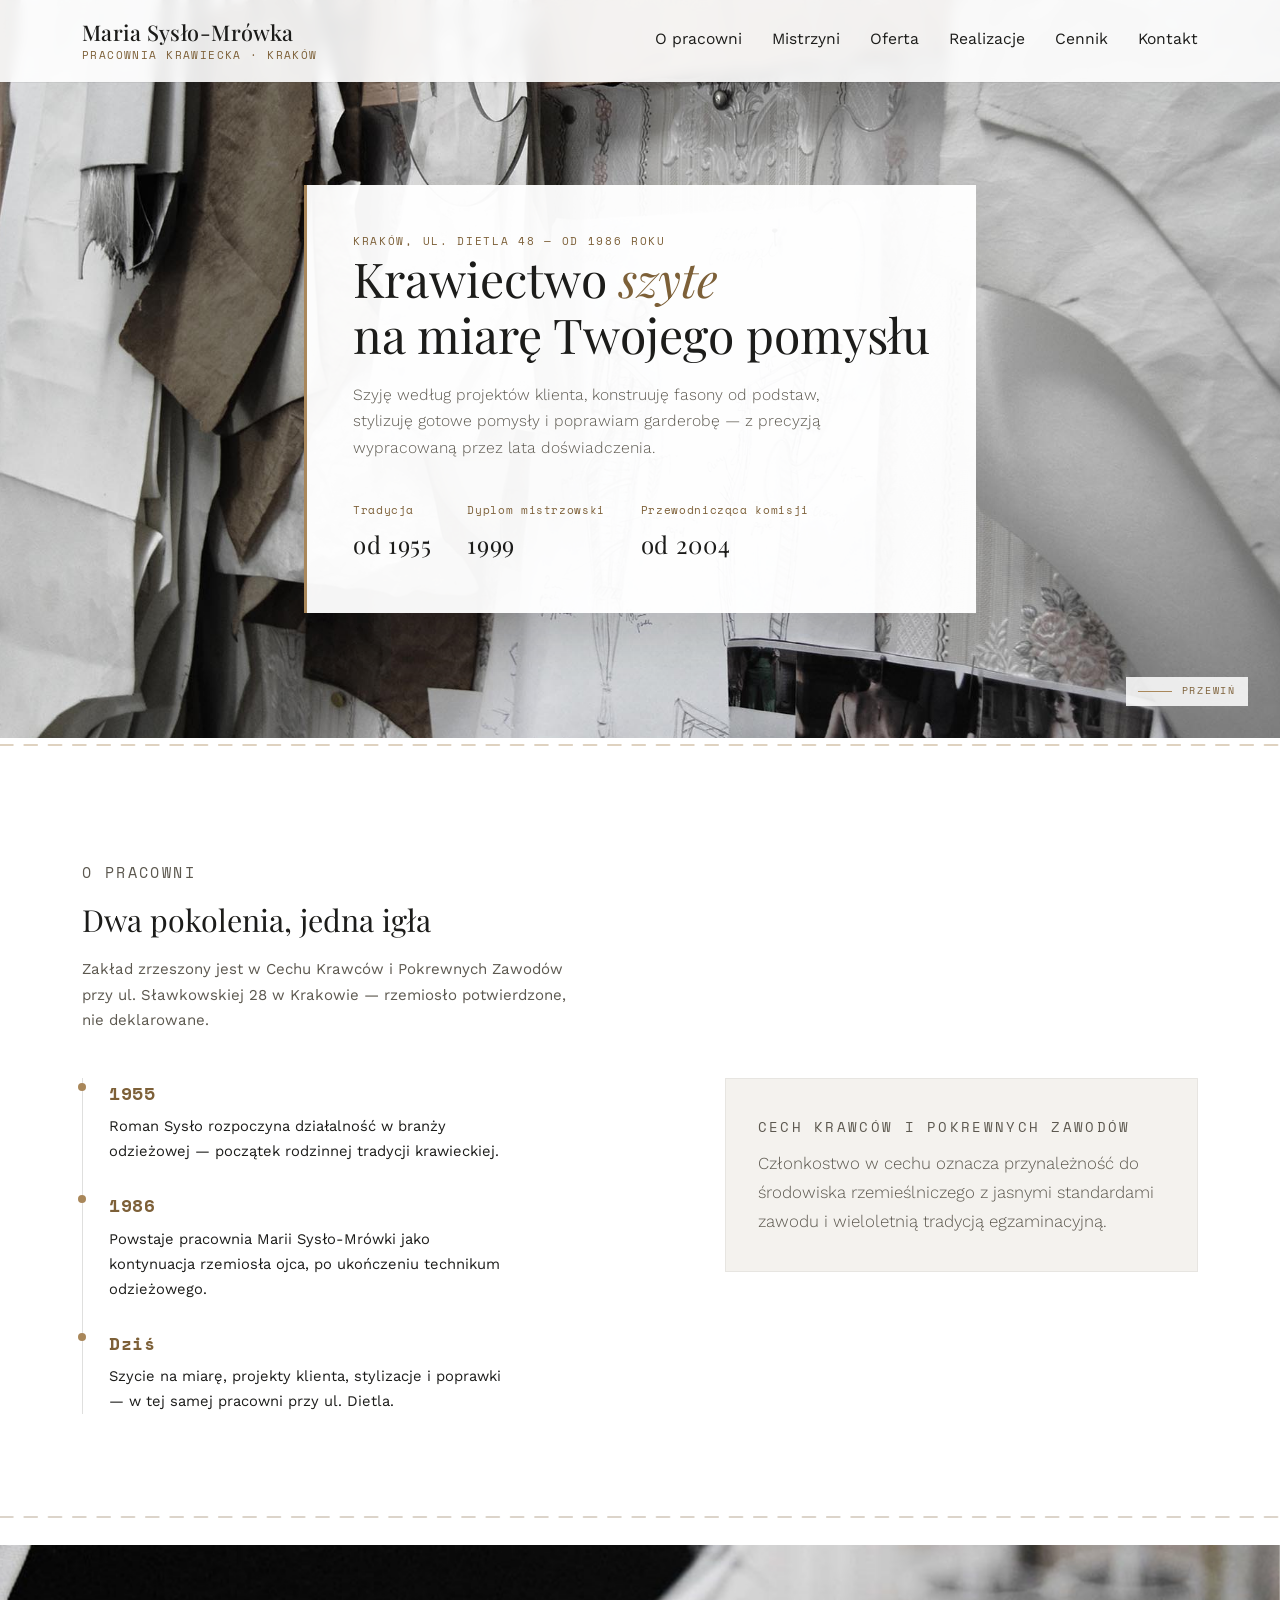
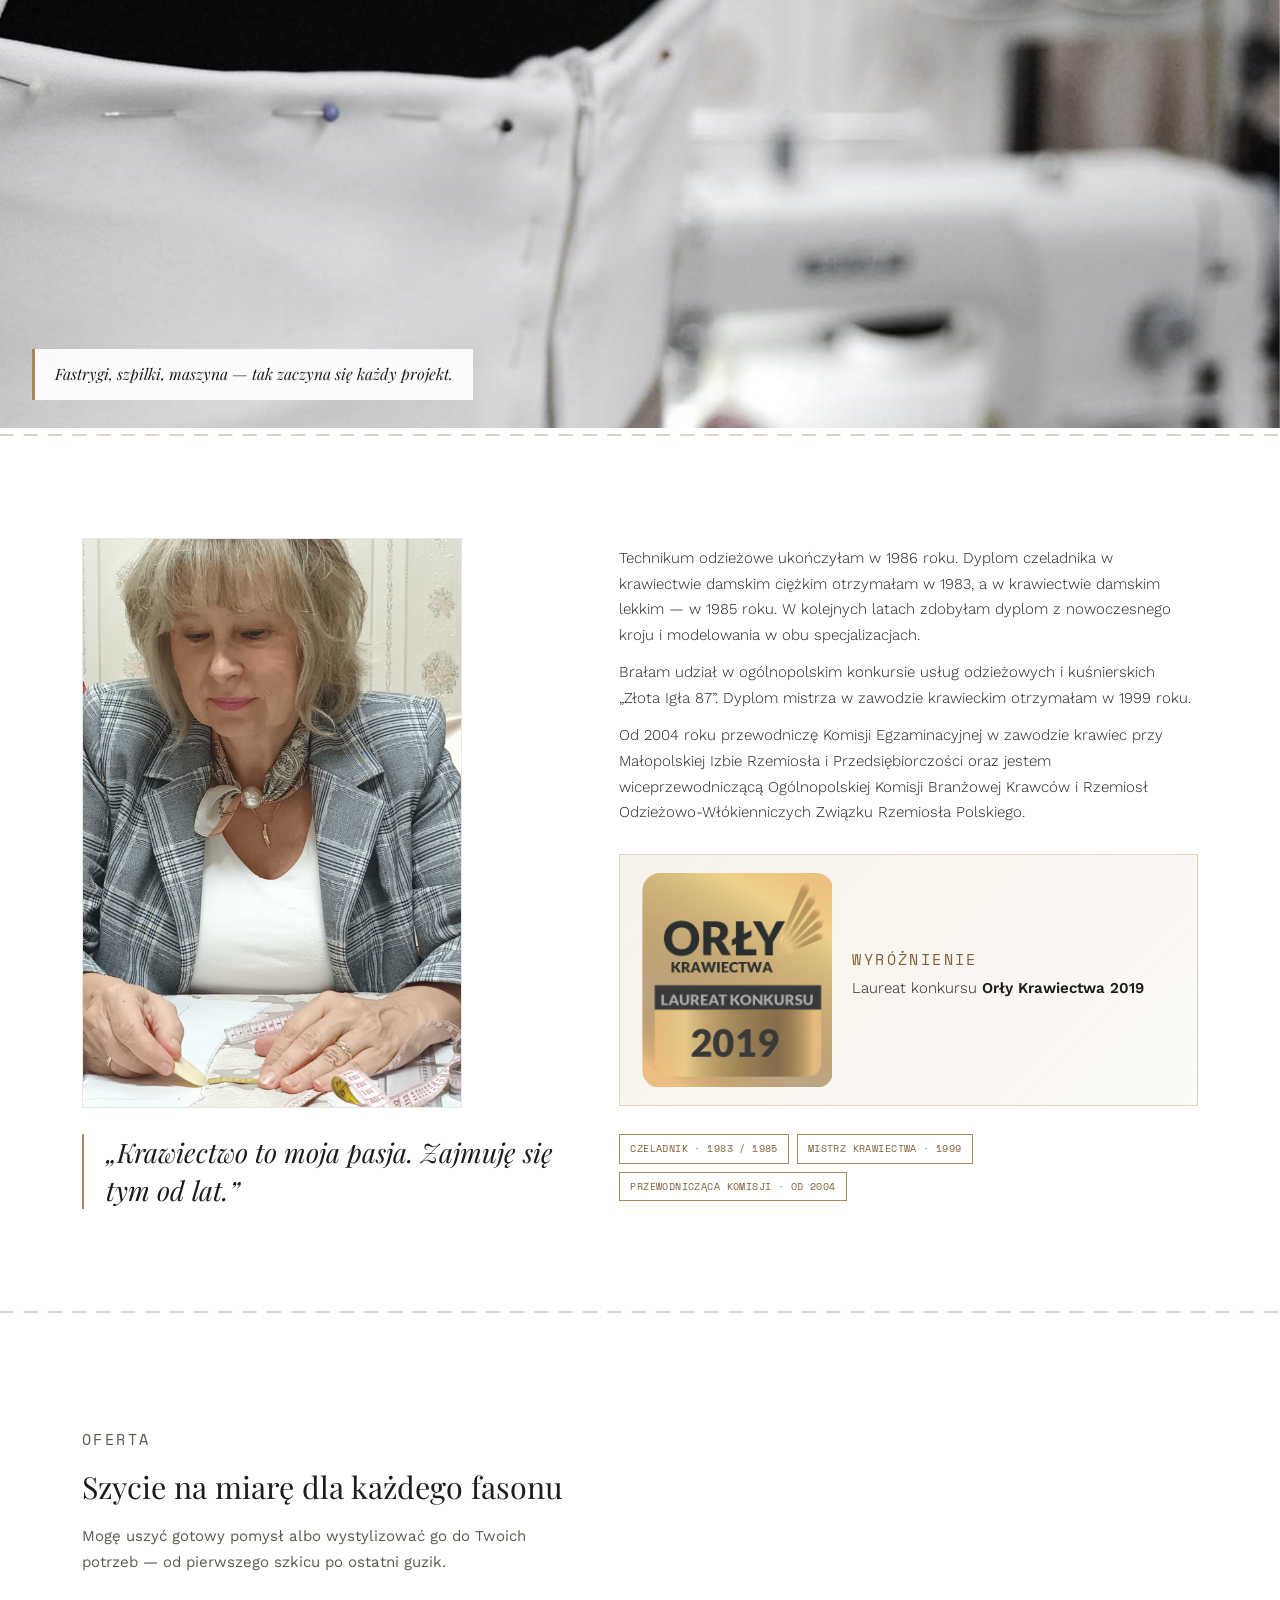
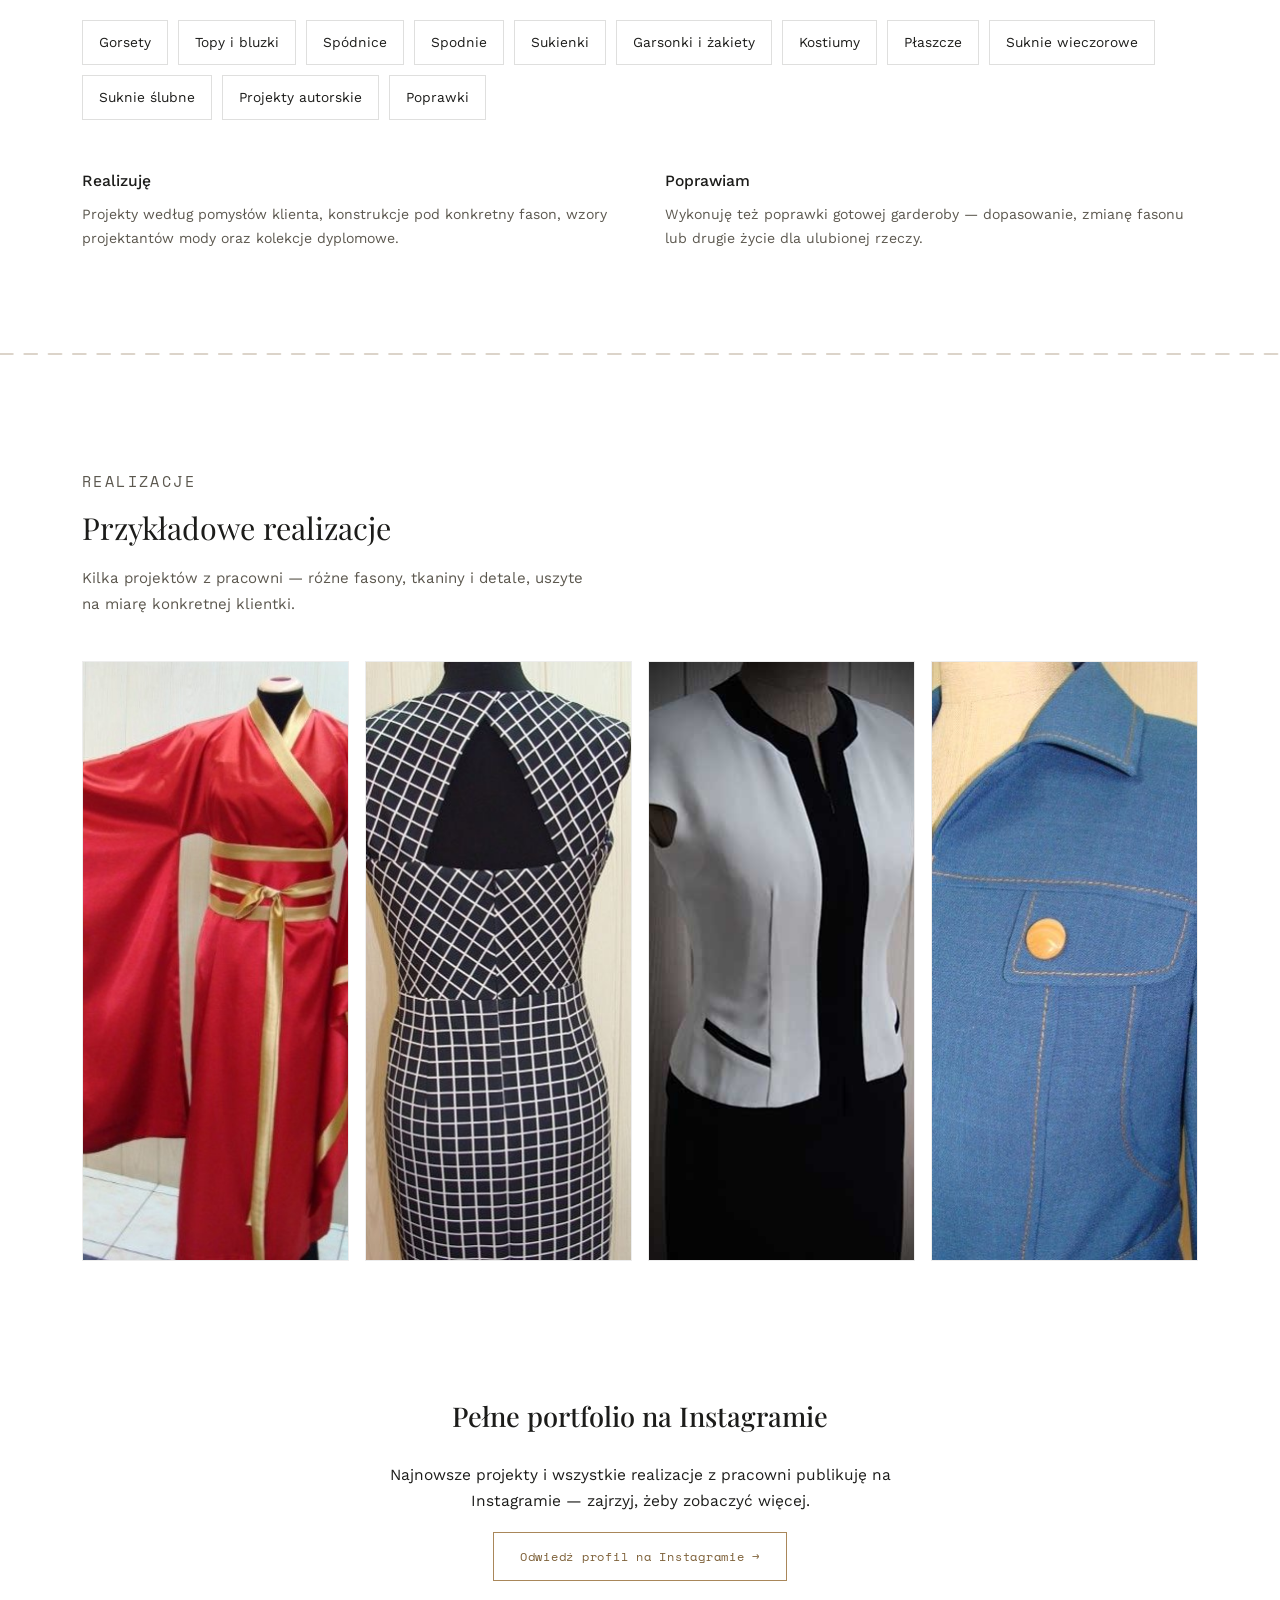
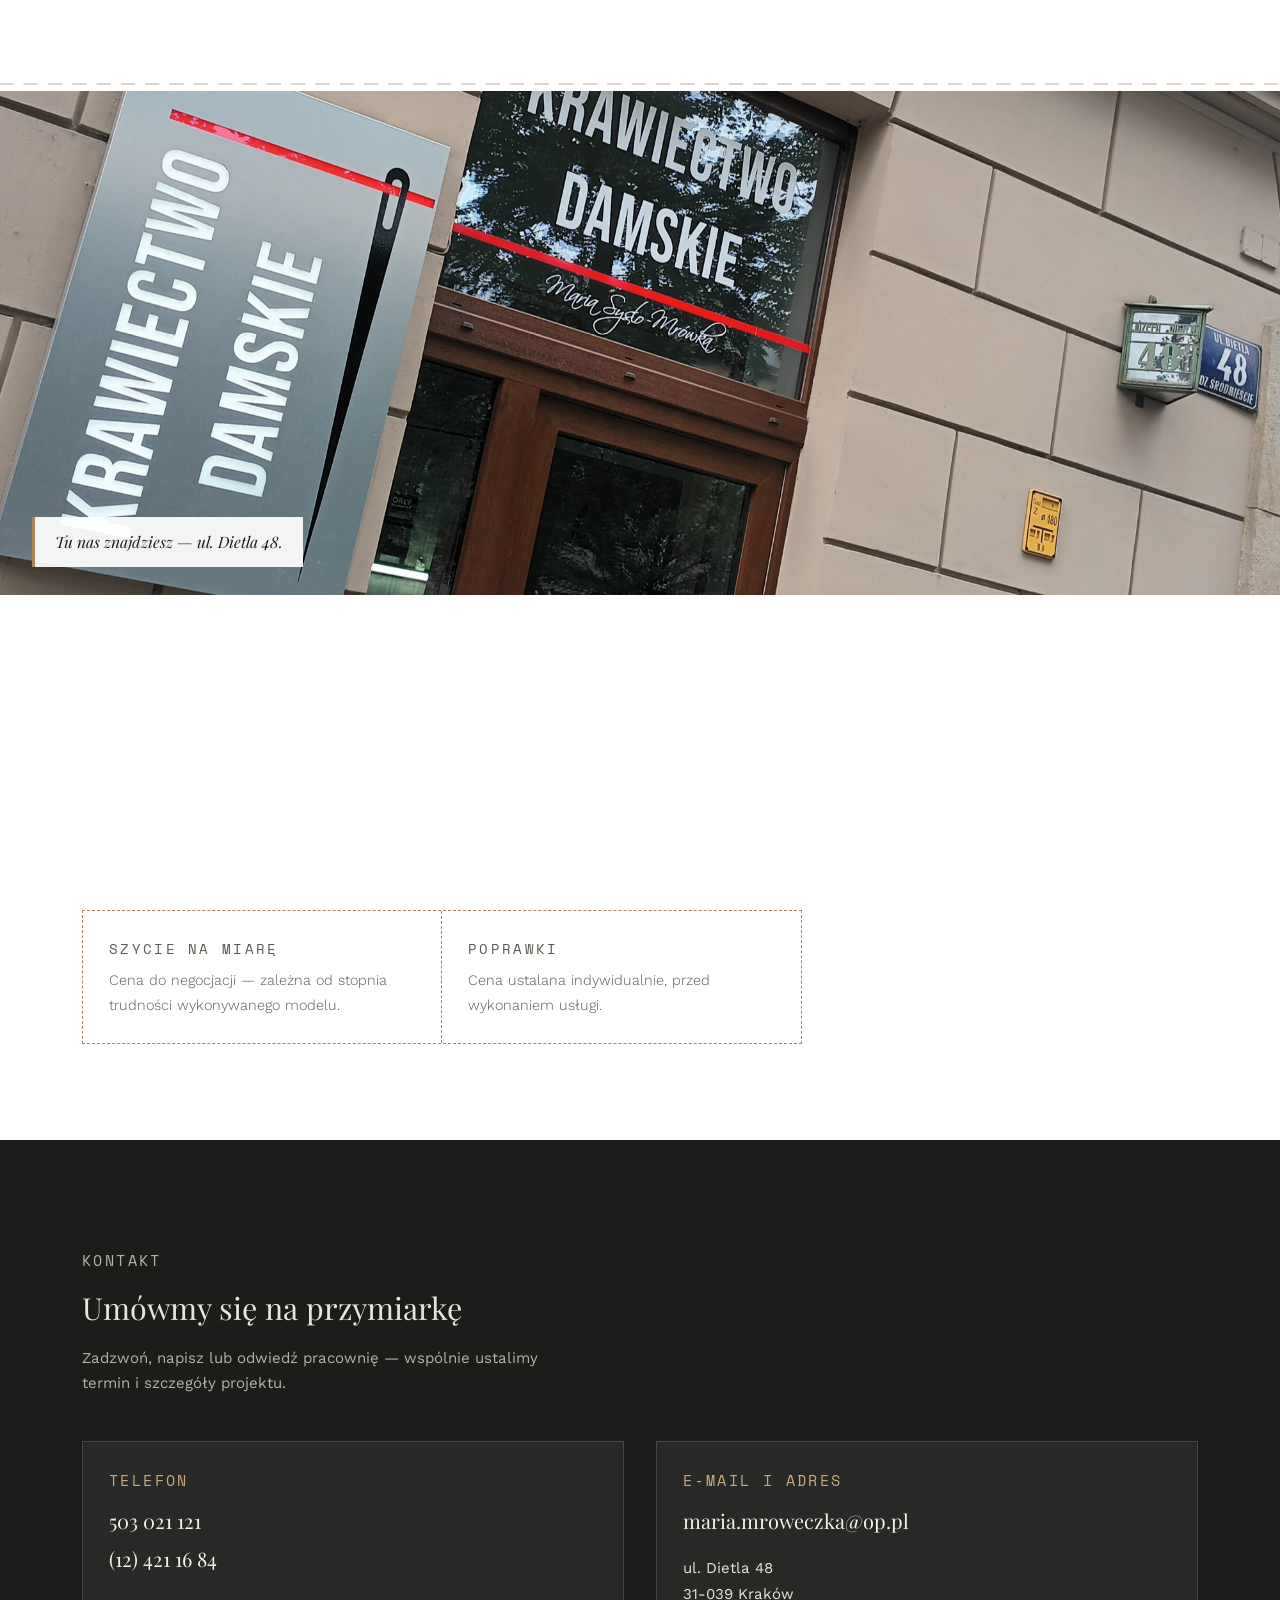
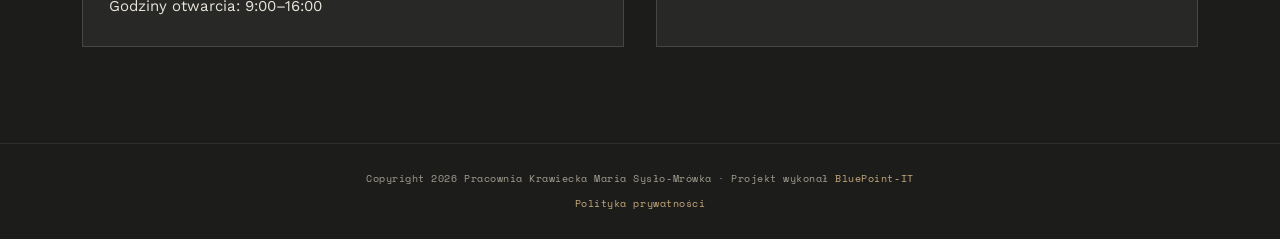
<file: index.html>
<!DOCTYPE html>
<html lang="pl">
<head>
<meta charset="UTF-8">
<meta name="viewport" content="width=device-width, initial-scale=1.0">
<title>Maria Sysło-Mrówka — Pracownia Krawiecka, Kraków</title>
<meta name="description" content="Pracownia krawiectwa damskiego Maria Sysło-Mrówka w Krakowie. Szycie na miarę od 1986 roku — kontynuacja tradycji rodzinnej od 1955 roku.">
<link rel="icon" type="image/svg+xml" href="favicon.svg">
<link rel="preconnect" href="https://fonts.googleapis.com">
<link rel="preconnect" href="https://fonts.gstatic.com" crossorigin>
<link href="https://fonts.googleapis.com/css2?family=Playfair+Display:ital,wght@0,400;0,500;0,600;0,700;1,400;1,500&family=Work+Sans:wght@300;400;500;600&family=Space+Mono:wght@400;700&display=swap" rel="stylesheet">
<link rel="stylesheet" href="styles.css">
</head>
<body>

<header id="siteHeader">
  <nav class="wrap">
    <a href="#top" class="brand">Maria Sysło‑Mrówka<small>Pracownia Krawiecka · Kraków</small></a>
    <button class="navtoggle" id="navToggle" aria-label="Menu"><span></span><span></span><span></span></button>
    <div class="navlinks" id="navLinks">
      <a href="#o-pracowni">O pracowni</a>
      <a href="#maria">Mistrzyni</a>
      <a href="#oferta">Oferta</a>
      <a href="#realizacje">Realizacje</a>
      <a href="#cennik">Cennik</a>
      <a href="#kontakt">Kontakt</a>
    </div>
  </nav>
</header>

<main id="top">
  <section class="hero">
    <div class="hero-bg-wrap" aria-hidden="true">
      <div class="hero-slide is-active"><img class="hero-bg-img" src="images/header-3.jpg" alt=""></div>
      <div class="hero-slide"><img class="hero-bg-img" src="images/diplomas-wall.jpg" alt=""></div>
      <div class="hero-slide"><img class="hero-bg-img" src="images/header-1.jpg" alt=""></div>
    </div>
    <div class="wrap">
      <div class="hero-card">
        <p class="eyebrow">Kraków, ul. Dietla 48 — od 1986 roku</p>
        <h1>Krawiectwo <em>szyte</em><br>na miarę Twojego pomysłu</h1>
        <p class="hero-sub">Szyję według projektów klienta, konstruuję fasony od podstaw, stylizuję gotowe pomysły i poprawiam garderobę — z precyzją wypracowaną przez lata doświadczenia.</p>
        <div class="hero-meta">
          <div>Tradycja<strong>od 1955</strong></div>
          <div>Dyplom mistrzowski<strong>1999</strong></div>
          <div>Przewodnicząca komisji<strong>od 2004</strong></div>
        </div>
      </div>
    </div>
    <div class="scroll-cue"><span class="line"></span> Przewiń</div>
  </section>

  <div class="stitch reveal"><svg preserveAspectRatio="none" viewBox="0 0 1000 14"><path d="M0,7 L1000,7"/></svg></div>

  <section id="o-pracowni" class="reveal-section">
    <div class="wrap">
      <div class="section-head reveal">
        <p class="eyebrow">O pracowni</p>
        <h2>Dwa pokolenia, jedna igła</h2>
        <p>Zakład zrzeszony jest w Cechu Krawców i Pokrewnych Zawodów przy ul. Sławkowskiej 28 w Krakowie — rzemiosło potwierdzone, nie deklarowane.</p>
      </div>
      <div class="about-grid">
        <ul class="timeline reveal">
          <li><span class="yr">1955</span><p>Roman Sysło rozpoczyna działalność w branży odzieżowej — początek rodzinnej tradycji krawieckiej.</p></li>
          <li><span class="yr">1986</span><p>Powstaje pracownia Marii Sysło‑Mrówki jako kontynuacja rzemiosła ojca, po ukończeniu technikum odzieżowego.</p></li>
          <li><span class="yr">Dziś</span><p>Szycie na miarę, projekty klienta, stylizacje i poprawki — w tej samej pracowni przy ul. Dietla.</p></li>
        </ul>
        <div class="about-side reveal">
          <p class="eyebrow">Cech Krawców i Pokrewnych Zawodów</p>
          <p>Członkostwo w cechu oznacza przynależność do środowiska rzemieślniczego z jasnymi standardami zawodu i wieloletnią tradycją egzaminacyjną.</p>
        </div>
      </div>
    </div>
  </section>

  <div class="stitch dark reveal"><svg preserveAspectRatio="none" viewBox="0 0 1000 14"><path d="M0,7 L1000,7"/></svg></div>

  <div class="section-divider-photo reveal">
    <img src="images/header-2.jpg" alt="Praca przy szyciu w pracowni krawieckiej" loading="lazy" width="1920" height="700">
    <p class="divider-caption">Fastrygi, szpilki, maszyna — tak zaczyna się każdy projekt.</p>
  </div>

  <div class="stitch dark reveal"><svg preserveAspectRatio="none" viewBox="0 0 1000 14"><path d="M0,7 L1000,7"/></svg></div>

  <section id="maria" class="reveal-section">
    <div class="wrap maria-grid">
      <div class="maria-portrait-col reveal">
        <div class="maria-portrait-frame">
          <img src="images/maria-portrait.jpg" alt="Maria Sysło-Mrówka przy pracy nad wykrojem" loading="lazy" width="2250" height="4000">
        </div>
        <p class="quote">„Krawiectwo to moja pasja. Zajmuję się tym od lat.”</p>
      </div>
      <div class="maria-bio reveal">
        <p>Technikum odzieżowe ukończyłam w 1986 roku. Dyplom czeladnika w krawiectwie damskim ciężkim otrzymałam w 1983, a w krawiectwie damskim lekkim — w 1985 roku. W kolejnych latach zdobyłam dyplom z nowoczesnego kroju i modelowania w obu specjalizacjach.</p>
        <p>Brałam udział w ogólnopolskim konkursie usług odzieżowych i kuśnierskich „Złota Igła 87”. Dyplom mistrza w zawodzie krawieckim otrzymałam w 1999 roku.</p>
        <p>Od 2004 roku przewodniczę Komisji Egzaminacyjnej w zawodzie krawiec przy Małopolskiej Izbie Rzemiosła i Przedsiębiorczości oraz jestem wiceprzewodniczącą Ogólnopolskiej Komisji Branżowej Krawców i Rzemiosł Odzieżowo‑Włókienniczych Związku Rzemiosła Polskiego.</p>
        <div class="award-badge reveal">
          <img src="images/krawiectwa-logo-2019-400.png" alt="Odznaka Orły Krawiectwa 2019 — laureat konkursu" loading="lazy" width="190" height="215">
          <div>
            <p class="eyebrow">Wyróżnienie</p>
            <p>Laureat konkursu <strong>Orły Krawiectwa 2019</strong></p>
          </div>
        </div>
        <div class="badges">
          <span class="badge">CZELADNIK · 1983 / 1985</span>
          <span class="badge">MISTRZ KRAWIECTWA · 1999</span>
          <span class="badge">PRZEWODNICZĄCA KOMISJI · OD 2004</span>
        </div>
      </div>
    </div>
  </section>

  <div class="stitch dark reveal"><svg preserveAspectRatio="none" viewBox="0 0 1000 14"><path d="M0,7 L1000,7"/></svg></div>

  <section id="oferta" class="reveal-section">
    <div class="wrap">
      <div class="section-head reveal">
        <p class="eyebrow">Oferta</p>
        <h2>Szycie na miarę dla każdego fasonu</h2>
        <p>Mogę uszyć gotowy pomysł albo wystylizować go do Twoich potrzeb — od pierwszego szkicu po ostatni guzik.</p>
      </div>
      <div class="oferta-flex reveal">
        <span class="swatch">Gorsety</span>
        <span class="swatch">Topy i bluzki</span>
        <span class="swatch">Spódnice</span>
        <span class="swatch">Spodnie</span>
        <span class="swatch">Sukienki</span>
        <span class="swatch">Garsonki i żakiety</span>
        <span class="swatch">Kostiumy</span>
        <span class="swatch">Płaszcze</span>
        <span class="swatch">Suknie wieczorowe</span>
        <span class="swatch">Suknie ślubne</span>
        <span class="swatch">Projekty autorskie</span>
        <span class="swatch">Poprawki</span>
      </div>
      <div class="oferta-cols">
        <div class="reveal">
          <h3>Realizuję</h3>
          <p>Projekty według pomysłów klienta, konstrukcje pod konkretny fason, wzory projektantów mody oraz kolekcje dyplomowe.</p>
        </div>
        <div class="reveal">
          <h3>Poprawiam</h3>
          <p>Wykonuję też poprawki gotowej garderoby — dopasowanie, zmianę fasonu lub drugie życie dla ulubionej rzeczy.</p>
        </div>
      </div>
    </div>
  </section>

  <div class="stitch dark reveal"><svg preserveAspectRatio="none" viewBox="0 0 1000 14"><path d="M0,7 L1000,7"/></svg></div>

  <section id="realizacje" class="realizacje reveal-section">
    <div class="wrap">
      <div class="section-head reveal">
        <p class="eyebrow">Realizacje</p>
        <h2>Przykładowe realizacje</h2>
        <p>Kilka projektów z pracowni — różne fasony, tkaniny i detale, uszyte na miarę konkretnej klientki.</p>
      </div>
      <div class="simple-grid reveal">
        <img src="images/numer10.jpg" alt="Realizacja pracowni krawieckiej — czerwone kimono ze złotymi lamówkami" loading="lazy" width="400" height="600">
        <img src="images/1193.jpg" alt="Realizacja pracowni krawieckiej — sukienka w kratkę" loading="lazy" width="400" height="600">
        <img src="images/numer9.jpg" alt="Realizacja pracowni krawieckiej — żakiet w kontrastowych kolorach" loading="lazy" width="400" height="600">
        <img src="images/47-e1606669054816.jpg" alt="Realizacja pracowni krawieckiej — kurtka z kontrastowym ściegiem" loading="lazy" width="400" height="600">
      </div>
      <div class="instagram-cta reveal">
        <h3>Pełne portfolio na Instagramie</h3>
        <p>Najnowsze projekty i wszystkie realizacje z pracowni publikuję na Instagramie — zajrzyj, żeby zobaczyć więcej.</p>
        <a class="btn-instagram" href="https://www.instagram.com/syslomrowka_krakow_krawcowa/" target="_blank" rel="noopener">Odwiedź profil na Instagramie →</a>
      </div>
    </div>
  </section>

  <div class="stitch dark reveal"><svg preserveAspectRatio="none" viewBox="0 0 1000 14"><path d="M0,7 L1000,7"/></svg></div>

  <div class="section-divider-photo reveal">
    <img src="images/storefront.jpg" alt="Szyld i wejście do pracowni krawieckiej przy ul. Dietla 48" loading="lazy" width="4000" height="2250">
    <p class="divider-caption">Tu nas znajdziesz — ul. Dietla 48.</p>
  </div>

  <div class="stitch dark reveal"><svg preserveAspectRatio="none" viewBox="0 0 1000 14"><path d="M0,7 L1000,7"/></svg></div>

  <section id="cennik" class="reveal-section">
    <div class="wrap">
      <div class="section-head reveal">
        <p class="eyebrow">Cennik</p>
        <h2>Wycena zależna od projektu</h2>
        <p>Ostateczna cena zależy od fasonu, tkaniny i stopnia skomplikowania modelu — każdy projekt wyceniam indywidualnie.</p>
      </div>
      <div class="ticket reveal">
        <div>
          <p class="eyebrow">Szycie na miarę</p>
          <p>Cena do negocjacji — zależna od stopnia trudności wykonywanego modelu.</p>
        </div>
        <div>
          <p class="eyebrow">Poprawki</p>
          <p>Cena ustalana indywidualnie, przed wykonaniem usługi.</p>
        </div>
      </div>
    </div>
  </section>

  <section id="kontakt" class="reveal-section">
    <div class="wrap">
      <div class="section-head reveal">
        <p class="eyebrow">Kontakt</p>
        <h2>Umówmy się na przymiarkę</h2>
        <p>Zadzwoń, napisz lub odwiedź pracownię — wspólnie ustalimy termin i szczegóły projektu.</p>
      </div>
      <div class="contact-grid reveal">
        <div class="contact-card">
          <p class="eyebrow">Telefon</p>
          <a class="big" href="tel:503021121">503 021 121</a><br>
          <a class="big" href="tel:124211684">(12) 421 16 84</a>
          <p style="margin-top:18px;">Godziny otwarcia: 9:00–16:00</p>
        </div>
        <div class="contact-card">
          <p class="eyebrow">E‑mail i adres</p>
          <a class="big" href="mailto:maria.mroweczka@op.pl">maria.mroweczka@op.pl</a>
          <p style="margin-top:18px;">ul. Dietla 48<br>31‑039 Kraków</p>
        </div>
      </div>
    </div>
  </section>
</main>


<footer>
  Copyright 2026 Pracownia Krawiecka Maria Sysło‑Mrówka · Projekt wykonał <a href="https://bluepoint-it.pl/" target="_blank" rel="noopener">BluePoint‑IT</a>
  <div class="foot-links">
    <a href="polityka-prywatnosci.html">Polityka prywatności</a>
  </div>
</footer>

<script src="script.js"></script>
</body>
</html>
</file>
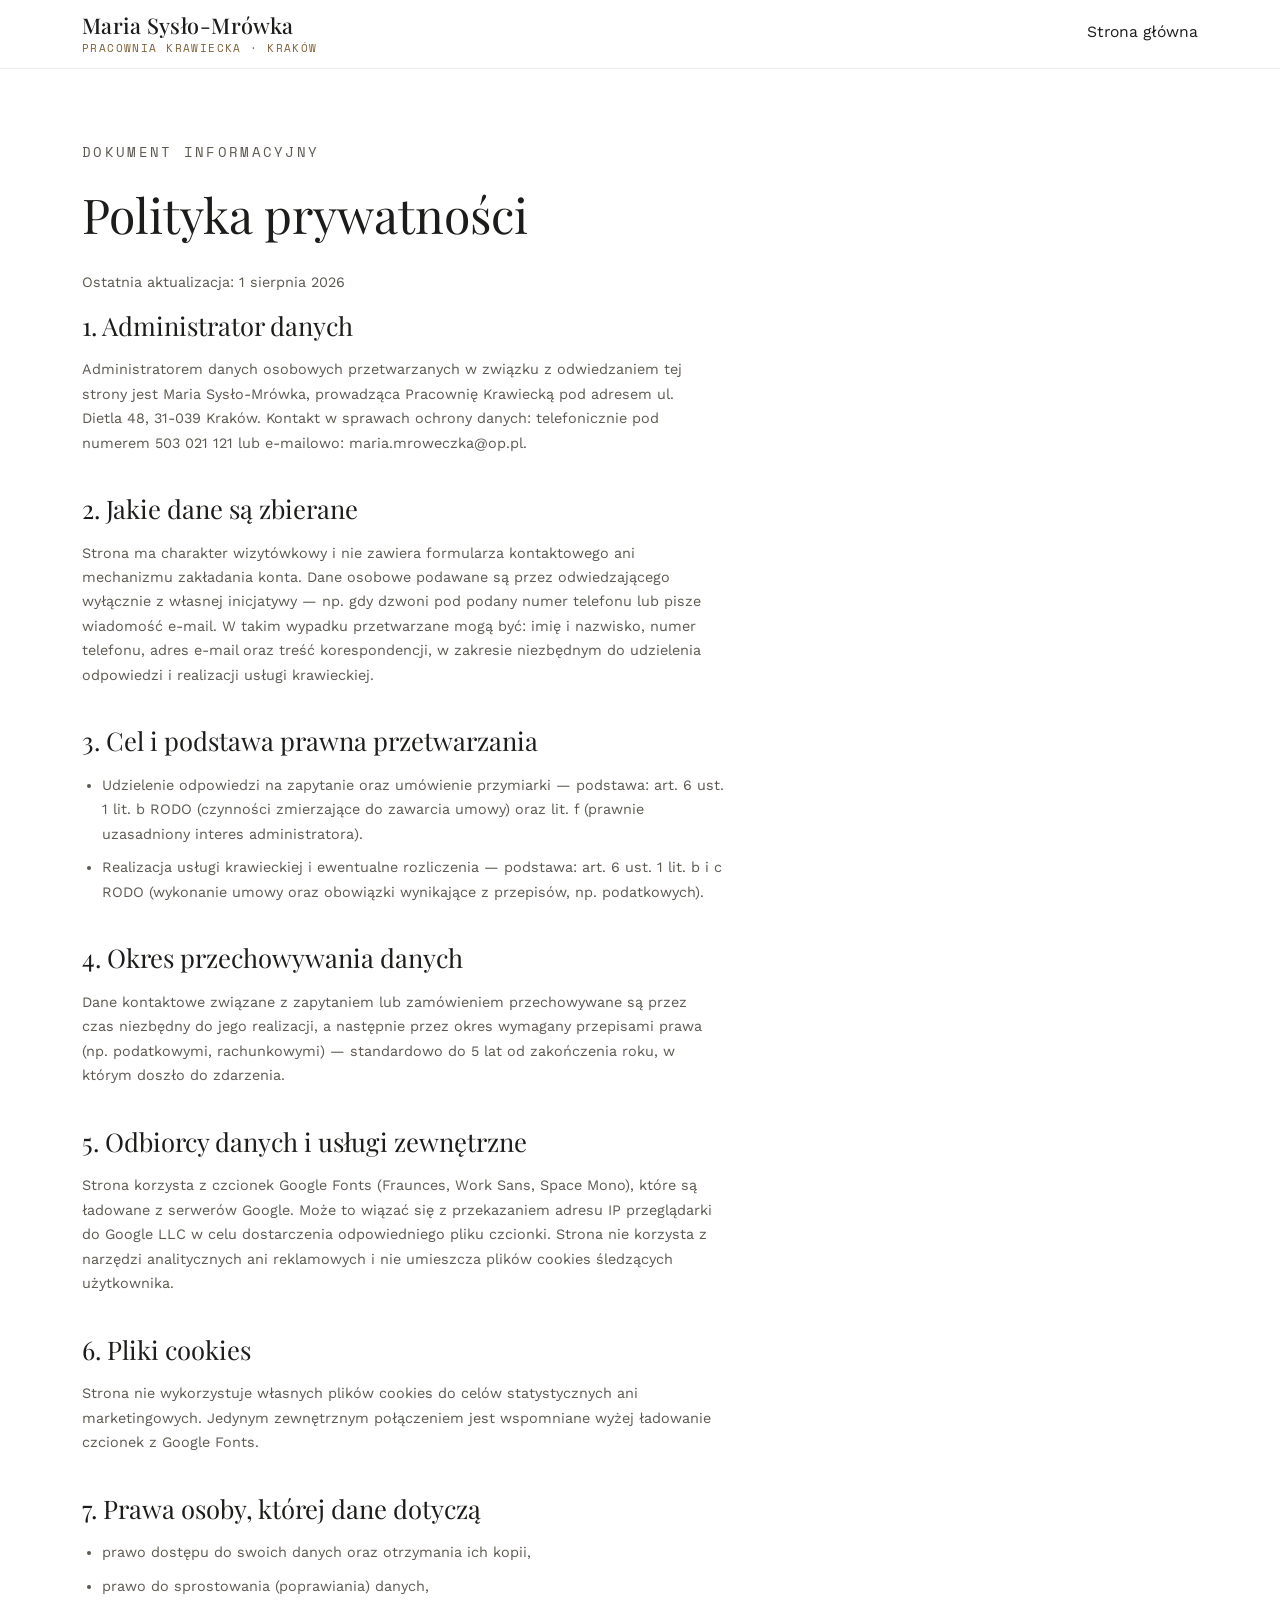
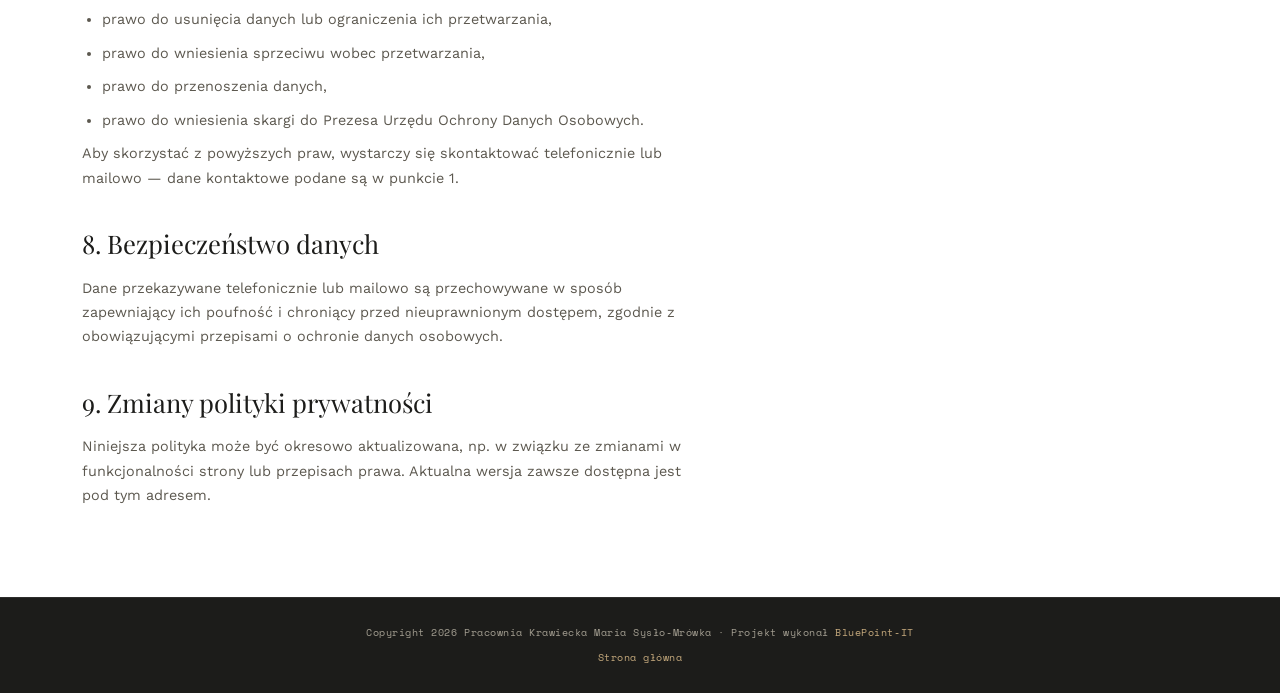
<file: polityka-prywatnosci.html>
<!DOCTYPE html>
<html lang="pl">
<head>
<meta charset="UTF-8">
<meta name="viewport" content="width=device-width, initial-scale=1.0">
<title>Polityka prywatności — Pracownia Krawiecka Maria Sysło-Mrówka</title>
<meta name="robots" content="noindex">
<link rel="icon" type="image/svg+xml" href="favicon.svg">
<link rel="preconnect" href="https://fonts.googleapis.com">
<link rel="preconnect" href="https://fonts.gstatic.com" crossorigin>
<link href="https://fonts.googleapis.com/css2?family=Playfair+Display:ital,wght@0,400;0,500;0,600;0,700;1,400;1,500&family=Work+Sans:wght@300;400;500;600&family=Space+Mono:wght@400;700&display=swap" rel="stylesheet">
<link rel="stylesheet" href="styles.css">
</head>
<body>

<header id="siteHeader" class="scrolled">
  <nav class="wrap">
    <a href="index.html" class="brand">Maria Sysło‑Mrówka<small>Pracownia Krawiecka · Kraków</small></a>
    <div class="navlinks">
      <a href="index.html">Strona główna</a>
    </div>
  </nav>
</header>

<main>
  <section class="policy">
    <div class="wrap">
      <p class="eyebrow">Dokument informacyjny</p>
      <h1 style="font-size:clamp(2rem,4vw,3rem);font-weight:400;margin-top:10px;">Polityka prywatności</h1>
      <p class="updated" style="color:var(--pencil);margin-top:14px;">Ostatnia aktualizacja: 1 sierpnia 2026</p>

      <h2>1. Administrator danych</h2>
      <p>Administratorem danych osobowych przetwarzanych w związku z odwiedzaniem tej strony jest Maria Sysło‑Mrówka, prowadząca Pracownię Krawiecką pod adresem ul. Dietla 48, 31‑039 Kraków. Kontakt w sprawach ochrony danych: telefonicznie pod numerem 503 021 121 lub e‑mailowo: maria.mroweczka@op.pl.</p>

      <h2>2. Jakie dane są zbierane</h2>
      <p>Strona ma charakter wizytówkowy i nie zawiera formularza kontaktowego ani mechanizmu zakładania konta. Dane osobowe podawane są przez odwiedzającego wyłącznie z własnej inicjatywy — np. gdy dzwoni pod podany numer telefonu lub pisze wiadomość e‑mail. W takim wypadku przetwarzane mogą być: imię i nazwisko, numer telefonu, adres e‑mail oraz treść korespondencji, w zakresie niezbędnym do udzielenia odpowiedzi i realizacji usługi krawieckiej.</p>

      <h2>3. Cel i podstawa prawna przetwarzania</h2>
      <ul>
        <li>Udzielenie odpowiedzi na zapytanie oraz umówienie przymiarki — podstawa: art. 6 ust. 1 lit. b RODO (czynności zmierzające do zawarcia umowy) oraz lit. f (prawnie uzasadniony interes administratora).</li>
        <li>Realizacja usługi krawieckiej i ewentualne rozliczenia — podstawa: art. 6 ust. 1 lit. b i c RODO (wykonanie umowy oraz obowiązki wynikające z przepisów, np. podatkowych).</li>
      </ul>

      <h2>4. Okres przechowywania danych</h2>
      <p>Dane kontaktowe związane z zapytaniem lub zamówieniem przechowywane są przez czas niezbędny do jego realizacji, a następnie przez okres wymagany przepisami prawa (np. podatkowymi, rachunkowymi) — standardowo do 5 lat od zakończenia roku, w którym doszło do zdarzenia.</p>

      <h2>5. Odbiorcy danych i usługi zewnętrzne</h2>
      <p>Strona korzysta z czcionek Google Fonts (Fraunces, Work Sans, Space Mono), które są ładowane z serwerów Google. Może to wiązać się z przekazaniem adresu IP przeglądarki do Google LLC w celu dostarczenia odpowiedniego pliku czcionki. Strona nie korzysta z narzędzi analitycznych ani reklamowych i nie umieszcza plików cookies śledzących użytkownika.</p>

      <h2>6. Pliki cookies</h2>
      <p>Strona nie wykorzystuje własnych plików cookies do celów statystycznych ani marketingowych. Jedynym zewnętrznym połączeniem jest wspomniane wyżej ładowanie czcionek z Google Fonts.</p>

      <h2>7. Prawa osoby, której dane dotyczą</h2>
      <ul>
        <li>prawo dostępu do swoich danych oraz otrzymania ich kopii,</li>
        <li>prawo do sprostowania (poprawiania) danych,</li>
        <li>prawo do usunięcia danych lub ograniczenia ich przetwarzania,</li>
        <li>prawo do wniesienia sprzeciwu wobec przetwarzania,</li>
        <li>prawo do przenoszenia danych,</li>
        <li>prawo do wniesienia skargi do Prezesa Urzędu Ochrony Danych Osobowych.</li>
      </ul>
      <p>Aby skorzystać z powyższych praw, wystarczy się skontaktować telefonicznie lub mailowo — dane kontaktowe podane są w punkcie 1.</p>

      <h2>8. Bezpieczeństwo danych</h2>
      <p>Dane przekazywane telefonicznie lub mailowo są przechowywane w sposób zapewniający ich poufność i chroniący przed nieuprawnionym dostępem, zgodnie z obowiązującymi przepisami o ochronie danych osobowych.</p>

      <h2>9. Zmiany polityki prywatności</h2>
      <p>Niniejsza polityka może być okresowo aktualizowana, np. w związku ze zmianami w funkcjonalności strony lub przepisach prawa. Aktualna wersja zawsze dostępna jest pod tym adresem.</p>
    </div>
  </section>
</main>

<footer>
  Copyright 2026 Pracownia Krawiecka Maria Sysło‑Mrówka · Projekt wykonał <a href="https://bluepoint-it.pl/" target="_blank" rel="noopener">BluePoint‑IT</a>
  <div class="foot-links">
    <a href="index.html">Strona główna</a>
  </div>
</footer>

</body>
</html>
</file>
<file: styles.css>
:root{
  --ink:#1c1c1a;
  --ink-soft:#2c2b27;
  --paper:#ffffff;
  --paper-dim:#f4f2ee;
  --brass:#a9875a;
  --brass-deep:#7d6038;
  --brass-light:#c7ab7e;
  --thread:#6f2f2b;
  --pencil:#5c584f;
  --white:#ffffff;
}
*{margin:0;padding:0;box-sizing:border-box;}
html{scroll-behavior:smooth;}
body{
  background:var(--paper);
  color:var(--ink);
  font-family:'Work Sans',sans-serif;
  font-weight:400;
  font-size:15.5px;
  line-height:1.7;
  overflow-x:hidden;
}
@media (prefers-reduced-motion: reduce){
  *{animation-duration:0.01ms !important; animation-iteration-count:1 !important; transition-duration:0.01ms !important; scroll-behavior:auto !important;}
}
h1,h2,h3,.serif{font-family:'Playfair Display',serif;}
a{color:inherit;text-decoration:none;}
img{max-width:100%;display:block;}
.eyebrow{
  font-family:'Space Mono',monospace;
  font-size:0.66rem;
  letter-spacing:0.16em;
  text-transform:uppercase;
  color:var(--brass-deep);
}
.wrap{max-width:1180px;margin:0 auto;padding:0 32px;}

/* ---------- STITCH DIVIDER (signature motif) ---------- */
.stitch{width:100%;height:14px;display:block;}
.stitch svg{width:100%;height:100%;display:block;}
.stitch path{fill:none;stroke:var(--brass);stroke-width:1.6;stroke-linecap:round;stroke-dasharray:10 9;opacity:0.5;}
.stitch.dark path{stroke:var(--brass-deep);opacity:0.35;}

/* ---------- NAV ---------- */
header{
  position:fixed;top:0;left:0;right:0;z-index:500;padding:20px 0;
  background:rgba(255,255,255,0.9);backdrop-filter:blur(6px);
  box-shadow:0 1px 0 rgba(28,28,26,0.06);
  transition:background 0.4s ease, padding 0.4s ease, box-shadow .4s ease;
}
header.scrolled{
  background:rgba(255,255,255,0.96);padding:13px 0;
  box-shadow:0 1px 0 rgba(28,28,26,0.08);
}
nav.wrap{display:flex;align-items:center;justify-content:space-between;}
.brand{
  font-family:'Playfair Display',serif;font-weight:500;font-size:1.35rem;letter-spacing:0.02em;
  color:var(--ink);display:flex;flex-direction:column;line-height:1.2;
}
.brand small{
  font-family:'Space Mono',monospace;font-size:0.68rem;letter-spacing:0.13em;
  color:var(--brass-deep);text-transform:uppercase;margin-top:3px;
}
.navlinks{display:flex;align-items:center;gap:30px;font-size:0.98rem;}
.navlinks a{color:var(--ink);position:relative;padding-bottom:4px;}
.navlinks a::after{
  content:'';position:absolute;left:0;bottom:0;width:0;height:1px;background:var(--brass);
  transition:width 0.3s ease;
}
.navlinks a:hover::after{width:100%;}
.navtoggle{display:none;}

/* ---------- HERO ---------- */
.hero{
  min-height:82vh;
  color:var(--ink);
  display:flex;flex-direction:column;justify-content:center;
  position:relative;padding:130px 0 70px;
  overflow:hidden;
}
.hero-bg-wrap{position:absolute;inset:0;overflow:hidden;z-index:0;}
.hero-slide{
  position:absolute;inset:0;
  opacity:0;
  overflow:hidden;
  transition:opacity 1.9s ease, transform 1.9s cubic-bezier(.65,.05,.36,1), filter 1.9s ease;
}
.hero-slide.is-active{opacity:1;z-index:1;}
.hero-bg-img{
  width:100%;height:115%;object-fit:cover;object-position:center 35%;
  display:block;
  transform-origin:center center;
  animation:heroBreathe 18s ease-in-out infinite alternate;
}
@keyframes heroBreathe{
  0%{transform:scale(1);}
  100%{transform:scale(1.06);}
}
.hero-card{
  position:relative;z-index:1;
  max-width:760px;
  background:rgba(255,255,255,0.96);
  padding:48px 46px;
  border-left:3px solid var(--brass);
  box-shadow:0 24px 60px rgba(28,28,26,0.18);
  animation:heroCardIn 1s ease 0.15s both;
}
@keyframes heroCardIn{
  from{opacity:0;transform:translateY(18px);}
  to{opacity:1;transform:translateY(0);}
}
.hero h1{font-size:clamp(1.9rem,4.2vw,3rem);font-weight:400;line-height:1.15;}
.hero h1 em{font-style:italic;color:var(--brass-deep);font-weight:400;}
.hero-sub{margin-top:20px;max-width:48ch;font-size:0.98rem;color:var(--pencil);font-weight:300;}
.hero-meta{margin-top:40px;display:flex;gap:36px;flex-wrap:wrap;}
.hero-meta div{font-family:'Space Mono',monospace;font-size:0.66rem;color:var(--brass-deep);letter-spacing:0.06em;}
.hero-meta strong{display:block;font-family:'Playfair Display',serif;font-size:1.5rem;color:var(--ink);font-weight:400;margin-top:4px;}
.scroll-cue{
  position:absolute;bottom:32px;right:32px;font-family:'Space Mono',monospace;font-size:0.62rem;
  letter-spacing:0.18em;color:var(--brass-deep);text-transform:uppercase;display:flex;align-items:center;gap:10px;
  background:rgba(255,255,255,0.85);padding:6px 12px;z-index:1;
}
.scroll-cue .line{width:34px;height:1px;background:var(--brass);position:relative;overflow:hidden;}
.scroll-cue .line::after{
  content:'';position:absolute;left:-34px;top:0;width:34px;height:1px;background:var(--thread);
  animation:slide 1.8s linear infinite;
}
@keyframes slide{to{left:34px;}}

/* ---------- SECTION DIVIDER PHOTO (full-bleed, like hero) ---------- */
.section-divider-photo{
  position:relative;
  width:100%;
  height:56vh;
  min-height:340px;
  max-height:620px;
  overflow:hidden;
}
.section-divider-photo img{
  position:absolute;top:-10%;left:0;
  width:100%;height:120%;object-fit:cover;object-position:center 40%;
  display:block;
  will-change:transform;
}
.divider-caption{
  position:absolute;left:32px;bottom:28px;
  background:rgba(255,255,255,0.92);
  padding:12px 20px;
  font-family:'Playfair Display',serif;font-style:italic;font-weight:400;
  font-size:0.98rem;color:var(--ink);
  border-left:3px solid var(--brass);
  max-width:70ch;
}

/* ---------- SECTION GENERIC ---------- */
section{padding:96px 0;}
.section-head{max-width:620px;margin-bottom:44px;}
.section-head h2{font-size:clamp(1.4rem,2.4vw,1.9rem);font-weight:400;margin-top:8px;}
.section-head p{margin-top:12px;color:var(--pencil);font-size:0.94rem;max-width:56ch;}

/* ---------- ABOUT ---------- */
#o-pracowni{background:var(--paper);}
.about-grid{display:grid;grid-template-columns:1.1fr 0.9fr;gap:64px;align-items:start;}
.timeline{list-style:none;border-left:1px solid rgba(28,28,26,0.14);padding-left:26px;display:flex;flex-direction:column;gap:26px;}
.timeline li{position:relative;}
.timeline li::before{
  content:'';position:absolute;left:-31px;top:5px;width:8px;height:8px;border-radius:50%;background:var(--brass);
}
.timeline .yr{font-family:'Space Mono',monospace;font-size:1.15rem;color:var(--brass-deep);letter-spacing:0.04em;font-weight:700;}
.timeline p{margin-top:5px;font-size:0.92rem;max-width:44ch;}
.about-side{background:var(--paper-dim);color:var(--ink);padding:36px 32px;position:relative;border:1px solid rgba(28,28,26,0.06);}
.about-side p{font-size:1.05rem;color:var(--pencil);font-weight:300;}
.about-side .eyebrow{margin-bottom:10px;font-size:0.9rem;}

.award-badge{
  display:flex;align-items:center;gap:20px;
  margin:28px 0;padding:18px 22px;
  background:linear-gradient(135deg, rgba(193,157,99,0.14), rgba(193,157,99,0.04));
  border:1px solid rgba(193,157,99,0.4);
}
.award-badge img{width:190px;height:auto;flex-shrink:0;}
.award-badge .eyebrow{margin-bottom:4px;color:var(--brass-deep);}
.award-badge p{margin:0;font-size:0.92rem;color:var(--pencil);}
.award-badge p strong{color:var(--ink);font-weight:600;}

/* ---------- MARIA ---------- */
#maria{background:var(--white);color:var(--ink);}
.maria-grid{display:grid;grid-template-columns:0.9fr 1.1fr;gap:64px;align-items:center;}
.maria-grid > *{min-width:0;}
.maria-portrait-frame{
  width:380px;max-width:100%;aspect-ratio:2/3;overflow:hidden;
  margin-bottom:26px;border:1px solid rgba(28,28,26,0.1);
}
.maria-portrait-frame img{
  width:100%;height:100%;object-fit:cover;object-position:center 15%;display:block;
}
.quote{
  font-family:'Playfair Display',serif;font-style:italic;font-weight:400;font-size:clamp(1.3rem,2.1vw,1.7rem);
  line-height:1.4;color:var(--ink);border-left:2px solid var(--brass);padding-left:22px;
}
.maria-bio p{color:var(--ink);font-weight:300;margin-bottom:12px;font-size:0.94rem;}
.badges{display:flex;flex-wrap:wrap;gap:8px;margin-top:20px;}
.badge{
  font-family:'Space Mono',monospace;font-size:0.64rem;letter-spacing:0.04em;
  border:1px solid var(--brass);color:var(--brass-deep);padding:5px 10px;white-space:nowrap;
}

/* ---------- OFERTA ---------- */
#oferta{background:var(--paper);}
.oferta-flex{display:flex;flex-wrap:wrap;gap:10px;margin-top:6px;}
.swatch{
  border:1px solid rgba(28,28,26,0.14);padding:10px 16px;font-size:0.86rem;background:var(--white);
  transition:transform 0.25s ease, border-color 0.25s ease, background 0.25s ease;cursor:default;
}
.swatch:nth-child(3n+1):hover{transform:rotate(-1.5deg);}
.swatch:nth-child(3n+2):hover{transform:rotate(1.2deg);}
.swatch:nth-child(3n):hover{transform:rotate(-0.6deg);}
.swatch:hover{border-color:var(--brass);background:var(--paper-dim);}
.oferta-cols{display:grid;grid-template-columns:1fr 1fr;gap:50px;margin-top:48px;}
.oferta-cols h3{font-size:0.98rem;font-weight:500;margin-bottom:8px;font-family:'Work Sans';}
.oferta-cols p{color:var(--pencil);font-size:0.88rem;}

/* ---------- REALIZACJE: przeplatane bloki edytorialne + Instagram CTA ---------- */
#realizacje{background:var(--paper);padding-bottom:0;}
.editorial-block{
  display:grid;grid-template-columns:1.05fr 1fr;align-items:center;
  max-width:1350px;margin:0 auto 4px;
}
.editorial-block.reverse{grid-template-columns:1fr 1.05fr;}
.editorial-media{order:1;}
.editorial-block.reverse .editorial-media{order:2;}
.editorial-media img{width:100%;aspect-ratio:2/3;max-height:680px;object-fit:cover;display:block;}
.editorial-media-cutout{
  display:flex;align-items:center;justify-content:center;
  background:var(--paper-dim);
  height:100%;min-height:460px;max-height:680px;
  padding:30px;
}
.editorial-media-cutout img{
  width:auto;height:auto;max-width:100%;max-height:100%;
  aspect-ratio:auto;object-fit:contain;
  filter:drop-shadow(0 18px 26px rgba(28,28,26,0.16));
}
.editorial-text{order:2;padding:40px 64px;}
.editorial-block.reverse .editorial-text{order:1;}
.editorial-text h3{font-size:clamp(1.2rem,2vw,1.55rem);font-weight:500;margin:8px 0 12px;}
.editorial-text p{color:var(--pencil);font-size:0.92rem;max-width:38ch;}
.simple-grid{
  display:grid;grid-template-columns:repeat(4,1fr);gap:16px;
  margin-top:8px;
}
.simple-grid img{
  width:100%;aspect-ratio:2/3;object-fit:cover;display:block;
  border:1px solid rgba(28,28,26,0.08);
}
.instagram-cta{
  text-align:center;max-width:560px;margin:64px auto 0;padding:60px 0 96px;
}
.instagram-cta h3{font-size:clamp(1.3rem,2.2vw,1.7rem);font-weight:500;margin:8px 0 22px;}
.btn-instagram{
  display:inline-block;margin-top:18px;border:1px solid var(--brass);color:var(--brass-deep);
  font-family:'Space Mono',monospace;font-size:0.78rem;letter-spacing:0.06em;
  padding:13px 26px;transition:background 0.25s ease, color 0.25s ease;
}
.btn-instagram:hover{background:var(--brass);color:var(--white);}

/* ---------- CENNIK ---------- */
#cennik{background:var(--white);color:var(--ink);}
.ticket{display:flex;flex-wrap:wrap;gap:0;border:1px dashed var(--brass);max-width:720px;background:var(--white);}
.ticket div{flex:1 1 300px;padding:26px;}
.ticket div:first-child{border-right:1px dashed var(--brass);}
.ticket .eyebrow{margin-bottom:7px;}
.ticket p{color:var(--pencil);font-weight:300;font-size:0.9rem;}

/* ---------- KONTAKT ---------- */
#kontakt{background:var(--ink);color:#e8e4da;}
#kontakt .eyebrow{color:var(--brass-light);}
#kontakt .section-head p{color:#b7b2a5;}
.contact-grid{display:grid;grid-template-columns:1fr 1fr;gap:32px;}
.contact-card{background:rgba(255,255,255,0.05);border:1px solid rgba(255,255,255,0.14);padding:26px;}
.contact-card .eyebrow{margin-bottom:7px;}
.contact-card p{font-size:0.94rem;}
.contact-card a.big{font-family:'Playfair Display',serif;font-size:1.25rem;display:inline-block;margin-top:4px;color:#f4f1e9;}
.contact-card a.big:hover{color:var(--brass-light);}

footer{
  background:var(--ink);color:#a49f92;text-align:center;padding:26px 20px;
  font-family:'Space Mono',monospace;font-size:0.64rem;letter-spacing:0.05em;
  border-top:1px solid rgba(255,255,255,0.08);
}
footer a{color:var(--brass-light);}
footer .foot-links{margin-top:8px;display:flex;gap:16px;justify-content:center;flex-wrap:wrap;}

.reveal{opacity:0;transform:translateY(22px);transition:opacity 0.9s cubic-bezier(.22,.68,0,1), transform 0.9s cubic-bezier(.22,.68,0,1);}
.reveal.in{opacity:1;transform:translateY(0);}
.reveal-section{opacity:0;transform:translateY(14px);transition:opacity 1.1s cubic-bezier(.22,.68,0,1), transform 1.1s cubic-bezier(.22,.68,0,1);}
.reveal-section.in{opacity:1;transform:translateY(0);}

/* ---------- SIMPLE / POLICY PAGE ---------- */
.policy{background:var(--paper);padding:140px 0 80px;}
.policy h2{font-size:clamp(1.25rem,2.2vw,1.6rem);font-weight:400;margin:32px 0 10px;}
.policy h2:first-of-type{margin-top:0;}
.policy p, .policy li{color:var(--pencil);font-size:0.9rem;max-width:70ch;margin-bottom:9px;}
.policy ul{padding-left:20px;margin-bottom:9px;}
.policy .updated{margin-top:-4px;}

@media (max-width:900px){
  .simple-grid{grid-template-columns:1fr;}
  .section-divider-photo{height:38vh;min-height:220px;}
  .divider-caption{left:16px;right:16px;bottom:16px;font-size:0.86rem;padding:10px 16px;max-width:none;}
  .about-grid,.maria-grid,.oferta-cols,.contact-grid{grid-template-columns:1fr;}
  .maria-portrait-frame{width:100%;max-width:280px;margin:0 auto 26px;}
  .hero-card{max-width:100%;padding:32px 26px;}
  .award-badge{flex-direction:column;align-items:center;text-align:center;}
  .editorial-block,.editorial-block.reverse{grid-template-columns:1fr;min-height:0;}
  .editorial-media,.editorial-block.reverse .editorial-media{order:1;}
  .editorial-text,.editorial-block.reverse .editorial-text{order:2;padding:28px 28px 40px;}
  .editorial-media-cutout{min-height:340px;max-height:460px;padding:20px;}
  .editorial-media img{max-height:520px;}
  .navlinks{
    position:fixed;top:0;right:0;height:100vh;width:min(78vw,320px);background:var(--white);
    flex-direction:column;justify-content:center;align-items:flex-start;padding:0 40px;gap:22px;
    transform:translateX(100%);transition:transform 0.4s ease;
    box-shadow:-10px 0 30px rgba(28,28,26,0.1);
  }
  .navlinks.open{transform:translateX(0);}
  .navlinks a{color:var(--ink) !important;font-size:1rem;}
  .navtoggle{display:flex;flex-direction:column;gap:5px;cursor:pointer;z-index:600;background:none;border:none;}
  .navtoggle span{width:20px;height:1.5px;background:var(--ink);}
  section{padding:64px 0;}
  .ticket div:first-child{border-right:none;border-bottom:1px dashed var(--brass);}
  .policy{padding:100px 0 56px;}
}
</file>
